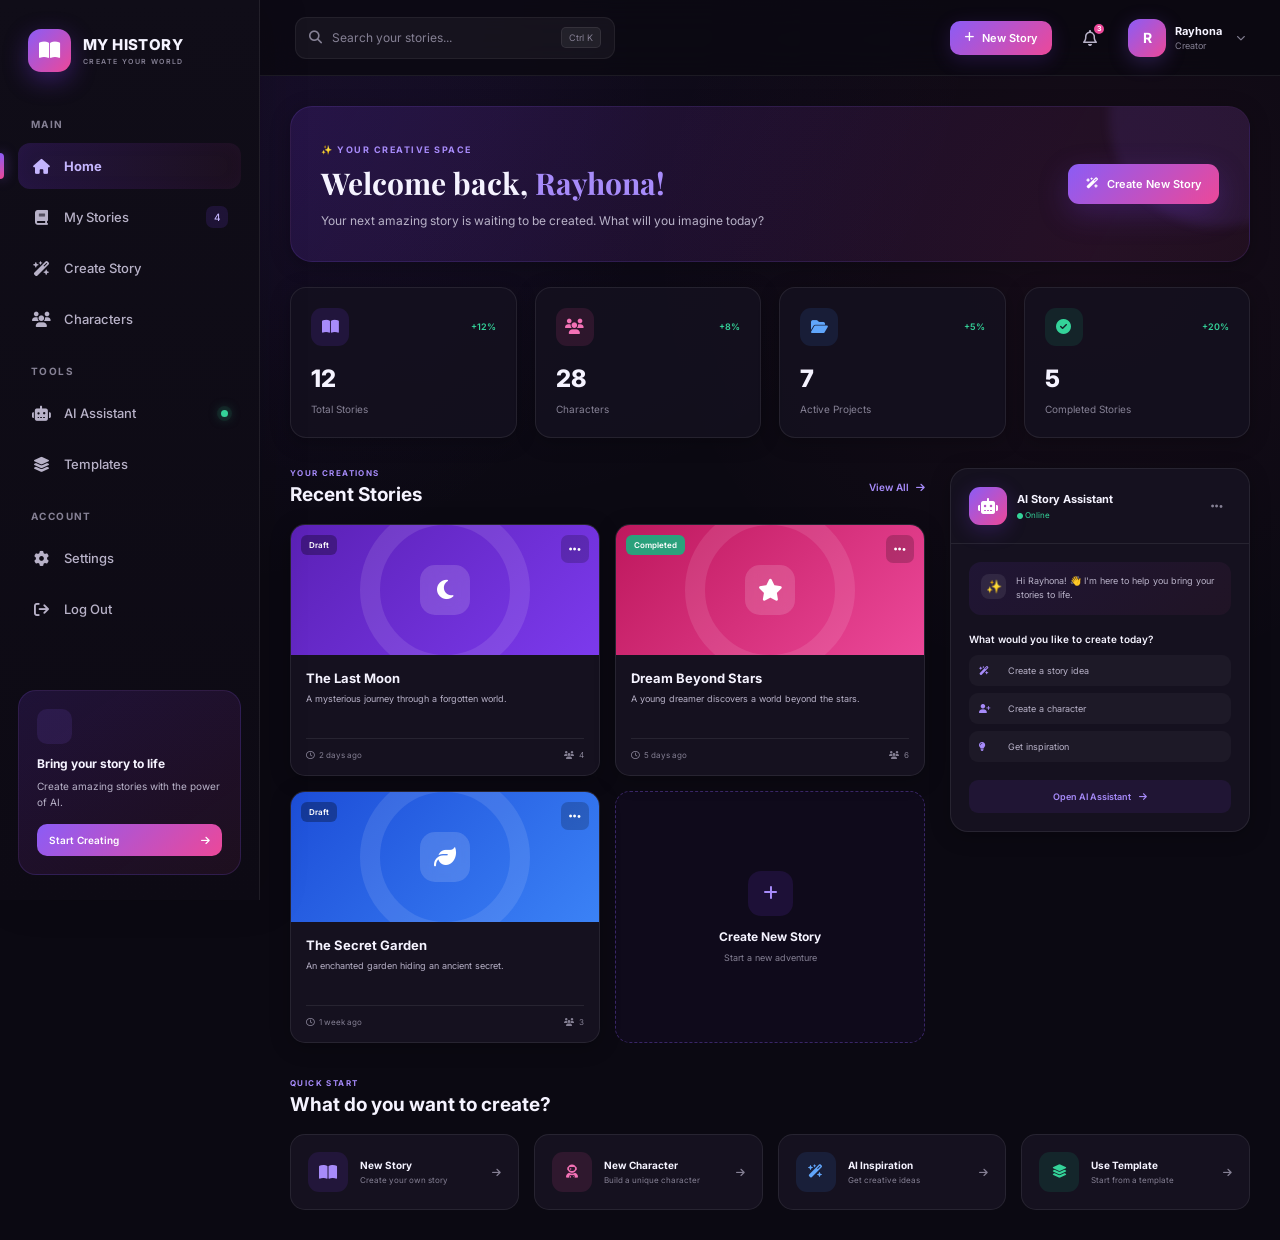
<file: dashboard.html>
<!DOCTYPE html>
<html lang="uz">

<head>

    <meta charset="UTF-8">

    <meta
        name="viewport"
        content="width=device-width, initial-scale=1.0"
    >

    <meta
        name="description"
        content="MY HISTORY — Create, manage and explore your own stories."
    >

    <title>MY HISTORY — Dashboard</title>


    <!-- Google Fonts -->

    <link
        rel="preconnect"
        href="https://fonts.googleapis.com"
    >

    <link
        rel="preconnect"
        href="https://fonts.gstatic.com"
        crossorigin
    >

    <link
        href="https://fonts.googleapis.com/css2?family=Inter:wght@400;500;600;700;800&family=Playfair+Display:wght@600;700&display=swap"
        rel="stylesheet"
    >


    <!-- Font Awesome -->

    <link
        rel="stylesheet"
        href="https://cdnjs.cloudflare.com/ajax/libs/font-awesome/6.5.2/css/all.min.css"
    >


    <!-- Dashboard CSS -->

    <link
        rel="stylesheet"
        href="assets/css/pages/dashboard.css"
    >

</head>


<body>


<!-- =====================================================
     DASHBOARD APP
===================================================== -->

<div class="dashboard-app">


    <!-- =================================================
         SIDEBAR
    ================================================== -->

    <aside
        class="dashboard-sidebar"
        id="dashboardSidebar"
    >


        <!-- Logo -->

        <a
            href="index.html"
            class="dashboard-logo"
        >

            <div class="dashboard-logo-icon">

                <i class="fa-solid fa-book-open"></i>

            </div>

            <div class="dashboard-logo-text">

                <strong>MY HISTORY</strong>

                <span>CREATE YOUR WORLD</span>

            </div>

        </a>


        <!-- Sidebar Navigation -->

        <nav class="dashboard-navigation">


            <div class="navigation-label">

                MAIN

            </div>


            <a
                href="dashboard.html"
                class="dashboard-nav-link active"
            >

                <i class="fa-solid fa-house"></i>

                <span>Home</span>

            </a>


            <a
                href="#"
                class="dashboard-nav-link"
                data-section="stories"
            >

                <i class="fa-solid fa-book"></i>

                <span>My Stories</span>

                <span class="nav-count">
                    4
                </span>

            </a>


            <a
                href="create-story.html"
                class="dashboard-nav-link"
            >

                <i class="fa-solid fa-wand-magic-sparkles"></i>

                <span>Create Story</span>

            </a>


            <a
                href="#"
                class="dashboard-nav-link"
                data-section="characters"
            >

                <i class="fa-solid fa-users"></i>

                <span>Characters</span>

            </a>


            <div class="navigation-label">

                TOOLS

            </div>


            <a
                href="#"
                class="dashboard-nav-link"
                data-section="ai"
            >

                <i class="fa-solid fa-robot"></i>

                <span>AI Assistant</span>

                <span class="ai-online-dot"></span>

            </a>


            <a
                href="#"
                class="dashboard-nav-link"
                data-section="templates"
            >

                <i class="fa-solid fa-layer-group"></i>

                <span>Templates</span>

            </a>


            <div class="navigation-label">

                ACCOUNT

            </div>


            <a
                href="#"
                class="dashboard-nav-link"
                data-section="settings"
            >

                <i class="fa-solid fa-gear"></i>

                <span>Settings</span>

            </a>


            <a
                href="index.html"
                class="dashboard-nav-link"
            >

                <i class="fa-solid fa-arrow-right-from-bracket"></i>

                <span>Log Out</span>

            </a>


        </nav>


        <!-- Sidebar Bottom -->

        <div class="sidebar-bottom-card">


            <div class="sidebar-bottom-icon">

                <i class="fa-solid fa-sparkles"></i>

            </div>


            <strong>

                Bring your story to life

            </strong>


            <p>

                Create amazing stories with the power of AI.

            </p>


            <a
                href="create-story.html"
                class="sidebar-create-button"
            >

                Start Creating

                <i class="fa-solid fa-arrow-right"></i>

            </a>


        </div>


    </aside>



    <!-- =================================================
         MAIN CONTENT
    ================================================== -->

    <main class="dashboard-main">


        <!-- =============================================
             TOPBAR
        ============================================== -->

        <header class="dashboard-topbar">


            <div class="topbar-left">


                <!-- Mobile Menu -->

                <button
                    class="mobile-menu-button"
                    id="mobileMenuButton"
                    aria-label="Open menu"
                >

                    <i class="fa-solid fa-bars"></i>

                </button>


                <!-- Search -->

                <div class="dashboard-search">

                    <i class="fa-solid fa-magnifying-glass"></i>

                    <input
                        type="search"
                        id="dashboardSearch"
                        placeholder="Search your stories..."
                    >

                    <span class="search-shortcut">

                        Ctrl K

                    </span>

                </div>


            </div>


            <div class="topbar-right">


                <!-- Create Button -->

                <a
                    href="create-story.html"
                    class="topbar-create-button"
                >

                    <i class="fa-solid fa-plus"></i>

                    <span>New Story</span>

                </a>


                <!-- Notification -->

                <button
                    class="notification-button"
                    id="notificationButton"
                    aria-label="Notifications"
                >

                    <i class="fa-regular fa-bell"></i>

                    <span class="notification-badge">

                        3

                    </span>

                </button>


                <!-- User -->

                <button
                    class="dashboard-user"
                    id="userMenuButton"
                >

                    <div class="dashboard-user-avatar">

                        R

                    </div>


                    <div class="dashboard-user-info">

                        <strong>

                            Rayhona

                        </strong>

                        <span>

                            Creator

                        </span>

                    </div>


                    <i class="fa-solid fa-chevron-down"></i>

                </button>


            </div>


        </header>



        <!-- =============================================
             PAGE CONTENT
        ============================================== -->

        <div class="dashboard-content">


            <!-- =========================================
                 WELCOME
            ========================================== -->

            <section class="dashboard-welcome">


                <div class="welcome-text">


                    <span class="welcome-label">

                        ✨ YOUR CREATIVE SPACE

                    </span>


                    <h1>

                        Welcome back,
                        <span>Rayhona!</span>

                    </h1>


                    <p>

                        Your next amazing story is waiting
                        to be created. What will you imagine today?

                    </p>


                </div>


                <a
                    href="create-story.html"
                    class="welcome-create-button"
                >

                    <i class="fa-solid fa-wand-magic-sparkles"></i>

                    Create New Story

                </a>


            </section>



            <!-- =========================================
                 STATISTICS
            ========================================== -->

            <section class="dashboard-statistics">


                <!-- Stories -->

                <div class="stat-card">


                    <div class="stat-card-top">

                        <div class="stat-icon purple">

                            <i class="fa-solid fa-book-open"></i>

                        </div>

                        <span class="stat-trend">

                            +12%

                        </span>

                    </div>


                    <strong class="stat-number">

                        12

                    </strong>


                    <span class="stat-label">

                        Total Stories

                    </span>


                </div>



                <!-- Characters -->

                <div class="stat-card">


                    <div class="stat-card-top">

                        <div class="stat-icon pink">

                            <i class="fa-solid fa-users"></i>

                        </div>

                        <span class="stat-trend">

                            +8%

                        </span>

                    </div>


                    <strong class="stat-number">

                        28

                    </strong>


                    <span class="stat-label">

                        Characters

                    </span>


                </div>



                <!-- Projects -->

                <div class="stat-card">


                    <div class="stat-card-top">

                        <div class="stat-icon blue">

                            <i class="fa-solid fa-folder-open"></i>

                        </div>

                        <span class="stat-trend">

                            +5%

                        </span>

                    </div>


                    <strong class="stat-number">

                        7

                    </strong>


                    <span class="stat-label">

                        Active Projects

                    </span>


                </div>



                <!-- Completed -->

                <div class="stat-card">


                    <div class="stat-card-top">

                        <div class="stat-icon green">

                            <i class="fa-solid fa-circle-check"></i>

                        </div>

                        <span class="stat-trend">

                            +20%

                        </span>

                    </div>


                    <strong class="stat-number">

                        5

                    </strong>


                    <span class="stat-label">

                        Completed Stories

                    </span>


                </div>


            </section>



            <!-- =========================================
                 DASHBOARD GRID
            ========================================== -->

            <div class="dashboard-grid">


                <!-- =====================================
                     RECENT STORIES
                ====================================== -->

                <section class="dashboard-section stories-section">


                    <div class="section-header">


                        <div>

                            <span class="section-label">

                                YOUR CREATIONS

                            </span>


                            <h2>

                                Recent Stories

                            </h2>

                        </div>


                        <a
                            href="#"
                            class="view-all-link"
                            data-section="stories"
                        >

                            View All

                            <i class="fa-solid fa-arrow-right"></i>

                        </a>


                    </div>



                    <!-- Stories -->

                    <div
                        class="stories-grid"
                        id="storiesGrid"
                    >


                        <!-- Story 1 -->

                        <article
                            class="story-card"
                            data-title="The Last Moon"
                        >


                            <div class="story-card-cover cover-purple">


                                <span class="story-status">

                                    Draft

                                </span>


                                <div class="story-cover-icon">

                                    <i class="fa-solid fa-moon"></i>

                                </div>


                                <button
                                    class="story-menu-button"
                                    aria-label="Story menu"
                                >

                                    <i class="fa-solid fa-ellipsis"></i>

                                </button>


                            </div>


                            <div class="story-card-content">


                                <h3>

                                    The Last Moon

                                </h3>


                                <p>

                                    A mysterious journey
                                    through a forgotten world.

                                </p>


                                <div class="story-card-footer">


                                    <span>

                                        <i class="fa-regular fa-clock"></i>

                                        2 days ago

                                    </span>


                                    <span>

                                        <i class="fa-solid fa-users"></i>

                                        4

                                    </span>


                                </div>


                            </div>


                        </article>



                        <!-- Story 2 -->

                        <article
                            class="story-card"
                            data-title="Dream Beyond Stars"
                        >


                            <div class="story-card-cover cover-pink">


                                <span class="story-status completed">

                                    Completed

                                </span>


                                <div class="story-cover-icon">

                                    <i class="fa-solid fa-star"></i>

                                </div>


                                <button
                                    class="story-menu-button"
                                    aria-label="Story menu"
                                >

                                    <i class="fa-solid fa-ellipsis"></i>

                                </button>


                            </div>


                            <div class="story-card-content">


                                <h3>

                                    Dream Beyond Stars

                                </h3>


                                <p>

                                    A young dreamer discovers
                                    a world beyond the stars.

                                </p>


                                <div class="story-card-footer">


                                    <span>

                                        <i class="fa-regular fa-clock"></i>

                                        5 days ago

                                    </span>


                                    <span>

                                        <i class="fa-solid fa-users"></i>

                                        6

                                    </span>


                                </div>


                            </div>


                        </article>



                        <!-- Story 3 -->

                        <article
                            class="story-card"
                            data-title="The Secret Garden"
                        >


                            <div class="story-card-cover cover-blue">


                                <span class="story-status">

                                    Draft

                                </span>


                                <div class="story-cover-icon">

                                    <i class="fa-solid fa-leaf"></i>

                                </div>


                                <button
                                    class="story-menu-button"
                                    aria-label="Story menu"
                                >

                                    <i class="fa-solid fa-ellipsis"></i>

                                </button>


                            </div>


                            <div class="story-card-content">


                                <h3>

                                    The Secret Garden

                                </h3>


                                <p>

                                    An enchanted garden hiding
                                    an ancient secret.

                                </p>


                                <div class="story-card-footer">


                                    <span>

                                        <i class="fa-regular fa-clock"></i>

                                        1 week ago

                                    </span>


                                    <span>

                                        <i class="fa-solid fa-users"></i>

                                        3

                                    </span>


                                </div>


                            </div>


                        </article>



                        <!-- Create New Story -->

                        <a
                            href="create-story.html"
                            class="create-story-card"
                        >


                            <div class="create-story-card-icon">

                                <i class="fa-solid fa-plus"></i>

                            </div>


                            <strong>

                                Create New Story

                            </strong>


                            <span>

                                Start a new adventure

                            </span>


                        </a>


                    </div>


                </section>



                <!-- =====================================
                     AI ASSISTANT
                ====================================== -->

                <aside class="dashboard-ai-card">


                    <div class="ai-card-header">


                        <div class="ai-card-title">


                            <div class="ai-dashboard-icon">

                                <i class="fa-solid fa-robot"></i>

                            </div>


                            <div>

                                <strong>

                                    AI Story Assistant

                                </strong>


                                <span>

                                    <i class="fa-solid fa-circle"></i>

                                    Online

                                </span>

                            </div>


                        </div>


                        <button
                            class="ai-card-menu"
                        >

                            <i class="fa-solid fa-ellipsis"></i>

                        </button>


                    </div>



                    <div class="ai-card-body">


                        <div class="ai-welcome-message">


                            <div class="ai-mini-avatar">

                                ✨

                            </div>


                            <p>

                                Hi Rayhona! 👋
                                I'm here to help you bring
                                your stories to life.

                            </p>


                        </div>


                        <p class="ai-question">

                            What would you like to create today?

                        </p>


                        <div class="ai-quick-actions">


                            <button
                                class="ai-quick-action"
                                data-prompt="Help me create a fantasy story"
                            >

                                <i class="fa-solid fa-wand-magic-sparkles"></i>

                                Create a story idea

                            </button>


                            <button
                                class="ai-quick-action"
                                data-prompt="Help me create a character"
                            >

                                <i class="fa-solid fa-user-plus"></i>

                                Create a character

                            </button>


                            <button
                                class="ai-quick-action"
                                data-prompt="Give me a plot twist"
                            >

                                <i class="fa-solid fa-lightbulb"></i>

                                Get inspiration

                            </button>


                        </div>


                    </div>


                    <div class="ai-card-footer">


                        <a
                            href="#"
                            class="open-ai-button"
                            data-section="ai"
                        >

                            Open AI Assistant

                            <i class="fa-solid fa-arrow-right"></i>

                        </a>


                    </div>


                </aside>


            </div>



            <!-- =========================================
                 QUICK CREATE
            ========================================== -->

            <section class="quick-create-section">


                <div class="section-header">


                    <div>

                        <span class="section-label">

                            QUICK START

                        </span>


                        <h2>

                            What do you want to create?

                        </h2>

                    </div>

                </div>



                <div class="quick-create-grid">


                    <!-- Story -->

                    <a
                        href="create-story.html"
                        class="quick-create-card"
                    >


                        <div class="quick-create-icon purple">

                            <i class="fa-solid fa-book-open"></i>

                        </div>


                        <div>

                            <strong>

                                New Story

                            </strong>


                            <span>

                                Create your own story

                            </span>

                        </div>


                        <i class="fa-solid fa-arrow-right arrow-icon"></i>


                    </a>



                    <!-- Character -->

                    <button
                        class="quick-create-card"
                        data-section="characters"
                    >


                        <div class="quick-create-icon pink">

                            <i class="fa-solid fa-user-astronaut"></i>

                        </div>


                        <div>

                            <strong>

                                New Character

                            </strong>


                            <span>

                                Build a unique character

                            </span>

                        </div>


                        <i class="fa-solid fa-arrow-right arrow-icon"></i>


                    </button>



                    <!-- AI -->

                    <button
                        class="quick-create-card"
                        data-section="ai"
                    >


                        <div class="quick-create-icon blue">

                            <i class="fa-solid fa-wand-magic-sparkles"></i>

                        </div>


                        <div>

                            <strong>

                                AI Inspiration

                            </strong>


                            <span>

                                Get creative ideas

                            </span>

                        </div>


                        <i class="fa-solid fa-arrow-right arrow-icon"></i>


                    </button>



                    <!-- Template -->

                    <button
                        class="quick-create-card"
                        data-section="templates"
                    >


                        <div class="quick-create-icon green">

                            <i class="fa-solid fa-layer-group"></i>

                        </div>


                        <div>

                            <strong>

                                Use Template

                            </strong>


                            <span>

                                Start from a template

                            </span>

                        </div>


                        <i class="fa-solid fa-arrow-right arrow-icon"></i>


                    </button>


                </div>


            </section>



        </div>


        <!-- END DASHBOARD CONTENT -->


    </main>


</div>



<!-- =====================================================
     NOTIFICATION PANEL
===================================================== -->

<div
    class="notification-panel"
    id="notificationPanel"
>


    <div class="notification-panel-header">


        <strong>

            Notifications

        </strong>


        <button
            id="closeNotificationPanel"
        >

            <i class="fa-solid fa-xmark"></i>

        </button>


    </div>


    <div class="notification-list">


        <div class="notification-item">


            <div class="notification-item-icon purple">

                <i class="fa-solid fa-wand-magic-sparkles"></i>

            </div>


            <div>

                <strong>

                    Story idea generated

                </strong>


                <span>

                    Your AI assistant created a new idea.

                </span>


                <small>

                    10 minutes ago

                </small>

            </div>


        </div>



        <div class="notification-item">


            <div class="notification-item-icon green">

                <i class="fa-solid fa-circle-check"></i>

            </div>


            <div>

                <strong>

                    Story completed

                </strong>


                <span>

                    Dream Beyond Stars is complete.

                </span>


                <small>

                    Yesterday

                </small>

            </div>


        </div>



        <div class="notification-item">


            <div class="notification-item-icon pink">

                <i class="fa-solid fa-heart"></i>

            </div>


            <div>

                <strong>

                    Welcome to MY HISTORY

                </strong>


                <span>

                    Start creating your first story.

                </span>


                <small>

                    2 days ago

                </small>

            </div>


        </div>


    </div>


</div>



<!-- =====================================================
     USER MENU
===================================================== -->

<div
    class="user-dropdown"
    id="userDropdown"
>


    <div class="user-dropdown-header">


        <div class="dashboard-user-avatar large">

            R

        </div>


        <div>

            <strong>

                Rayhona

            </strong>


            <span>

                rayhona@example.com

            </span>

        </div>


    </div>


    <div class="user-dropdown-divider"></div>


    <a href="#">

        <i class="fa-regular fa-user"></i>

        My Profile

    </a>


    <a href="#">

        <i class="fa-solid fa-gear"></i>

        Settings

    </a>


    <div class="user-dropdown-divider"></div>


    <a
        href="index.html"
        class="logout-link"
    >

        <i class="fa-solid fa-arrow-right-from-bracket"></i>

        Log Out

    </a>


</div>



<!-- =====================================================
     OVERLAY
===================================================== -->

<div
    class="dashboard-overlay"
    id="dashboardOverlay"
></div>



<!-- =====================================================
     DASHBOARD JS
===================================================== -->

<script
    src="assets/js/dashboard.js"
></script>


</body>

</html>
</file>
<file: assets/css/pages/dashboard.css>
/* =========================================================
   MY HISTORY — DASHBOARD CSS
   Version: 2.0 — DARK PREMIUM THEME
========================================================= */


/* =========================================================
   1. ROOT VARIABLES
========================================================= */

:root {

    --primary: #8b5cf6;
    --primary-light: #a78bfa;
    --primary-dark: #7c3aed;

    --secondary: #ec4899;

    --blue: #60a5fa;
    --green: #34d399;
    --orange: #fbbf24;

    --dark: #08070d;
    --dark-2: #100d18;
    --dark-3: #171321;
    --dark-4: #1e192b;

    --text: #f5f3ff;
    --text-light: #b8b2c8;
    --text-muted: #858094;

    --white: #ffffff;

    --background: #0b0912;
    --card: #15111f;
    --card-hover: #1b1627;

    --border: rgba(255, 255, 255, 0.08);

    --sidebar-width: 260px;

    --topbar-height: 76px;

    --radius-sm: 10px;
    --radius-md: 16px;
    --radius-lg: 22px;

    --shadow-sm:
        0 4px 20px
        rgba(0, 0, 0, 0.25);

    --shadow-md:
        0 15px 45px
        rgba(0, 0, 0, 0.35);

    --shadow-purple:
        0 10px 35px
        rgba(124, 58, 237, 0.20);

    --transition:
        all 0.3s ease;

}


/* =========================================================
   2. RESET
========================================================= */

* {

    margin: 0;

    padding: 0;

    box-sizing: border-box;

}


html {

    scroll-behavior: smooth;

}


body {

    font-family: "Inter", sans-serif;

    background:
        radial-gradient(
            circle at 15% 10%,
            rgba(124, 58, 237, 0.08),
            transparent 30%
        ),
        radial-gradient(
            circle at 85% 20%,
            rgba(236, 72, 153, 0.05),
            transparent 30%
        ),
        var(--background);

    color: var(--text);

    min-height: 100vh;

    overflow-x: hidden;

}


a {

    text-decoration: none;

    color: inherit;

}


button,
input {

    font-family: inherit;

}


button {

    border: none;

    cursor: pointer;

}


ul {

    list-style: none;

}


/* =========================================================
   3. DASHBOARD APP
========================================================= */

.dashboard-app {

    display: flex;

    min-height: 100vh;

    width: 100%;

    background: transparent;

}


/* =========================================================
   4. SIDEBAR
========================================================= */

.dashboard-sidebar {

    position: fixed;

    left: 0;

    top: 0;

    width: var(--sidebar-width);

    height: 100vh;

    background:
        linear-gradient(
            180deg,
            #100d18,
            #0d0a14
        );

    border-right:
        1px solid
        var(--border);

    display: flex;

    flex-direction: column;

    z-index: 1000;

    padding: 25px 18px;

    transition: var(--transition);

    box-shadow:
        10px 0 40px
        rgba(0, 0, 0, 0.12);

}


/* =========================================================
   LOGO
========================================================= */

.dashboard-logo {

    display: flex;

    align-items: center;

    gap: 12px;

    padding:
        4px
        10px
        28px;

}


.dashboard-logo-icon {

    width: 43px;

    height: 43px;

    border-radius: 13px;

    display: flex;

    align-items: center;

    justify-content: center;

    color: var(--white);

    font-size: 19px;

    background:
        linear-gradient(
            135deg,
            var(--primary),
            var(--secondary)
        );

    box-shadow:
        0 8px 25px
        rgba(124, 58, 237, 0.35);

}


.dashboard-logo-text {

    display: flex;

    flex-direction: column;

    gap: 3px;

}


.dashboard-logo-text strong {

    font-size: 15px;

    font-weight: 800;

    letter-spacing: 0.4px;

    color: var(--text);

}


.dashboard-logo-text span {

    font-size: 7px;

    font-weight: 600;

    letter-spacing: 1.4px;

    color: var(--text-muted);

}


/* =========================================================
   NAVIGATION
========================================================= */

.dashboard-navigation {

    display: flex;

    flex-direction: column;

    gap: 5px;

}


.navigation-label {

    font-size: 10px;

    font-weight: 700;

    letter-spacing: 1.4px;

    color: var(--text-muted);

    padding:
        18px
        13px
        8px;

}


.dashboard-nav-link {

    position: relative;

    display: flex;

    align-items: center;

    gap: 13px;

    min-height: 46px;

    padding: 0 13px;

    border-radius: 12px;

    color: var(--text-light);

    font-size: 13px;

    font-weight: 500;

    transition: var(--transition);

}


.dashboard-nav-link i {

    width: 20px;

    text-align: center;

    font-size: 15px;

}


.dashboard-nav-link:hover {

    background:
        rgba(124, 58, 237, 0.10);

    color: var(--primary-light);

}


.dashboard-nav-link.active {

    color: #c4b5fd;

    background:
        linear-gradient(
            90deg,
            rgba(124, 58, 237, 0.18),
            rgba(236, 72, 153, 0.06)
        );

    font-weight: 700;

    box-shadow:
        inset 0 0 20px
        rgba(124, 58, 237, 0.04);

}


.dashboard-nav-link.active::before {

    content: "";

    position: absolute;

    left: -18px;

    top: 10px;

    width: 4px;

    height: 26px;

    border-radius:
        0
        5px
        5px
        0;

    background:
        linear-gradient(
            180deg,
            var(--primary),
            var(--secondary)
        );

    box-shadow:
        0 0 12px
        rgba(139, 92, 246, 0.6);

}


.nav-count {

    margin-left: auto;

    min-width: 22px;

    height: 22px;

    display: flex;

    align-items: center;

    justify-content: center;

    border-radius: 7px;

    font-size: 10px;

    color: #c4b5fd;

    background:
        rgba(124, 58, 237, 0.15);

}


.ai-online-dot {

    width: 7px;

    height: 7px;

    border-radius: 50%;

    margin-left: auto;

    background: var(--green);

    box-shadow:
        0 0 0 4px
        rgba(52, 211, 153, 0.08),
        0 0 12px
        rgba(52, 211, 153, 0.6);

}


/* =========================================================
   SIDEBAR BOTTOM CARD
========================================================= */

.sidebar-bottom-card {

    margin-top: auto;

    padding: 18px;

    border-radius: 18px;

    background:
        linear-gradient(
            145deg,
            rgba(124, 58, 237, 0.16),
            rgba(236, 72, 153, 0.08)
        );

    border:
        1px solid
        rgba(139, 92, 246, 0.16);

}


.sidebar-bottom-icon {

    width: 35px;

    height: 35px;

    display: flex;

    align-items: center;

    justify-content: center;

    border-radius: 10px;

    margin-bottom: 12px;

    color: var(--primary-light);

    background:
        rgba(139, 92, 246, 0.12);

}


.sidebar-bottom-card strong {

    display: block;

    font-size: 12px;

    margin-bottom: 7px;

    color: var(--text);

}


.sidebar-bottom-card p {

    font-size: 10px;

    line-height: 1.6;

    color: var(--text-light);

    margin-bottom: 14px;

}


.sidebar-create-button {

    display: flex;

    align-items: center;

    justify-content: space-between;

    padding: 10px 12px;

    border-radius: 10px;

    color: var(--white);

    background:
        linear-gradient(
            135deg,
            var(--primary),
            var(--secondary)
        );

    font-size: 10px;

    font-weight: 600;

    transition: var(--transition);

}


.sidebar-create-button:hover {

    transform: translateY(-2px);

    box-shadow:
        0 8px 25px
        rgba(124, 58, 237, 0.35);

}


/* =========================================================
   5. MAIN
========================================================= */

.dashboard-main {

    width:
        calc(
            100% -
            var(--sidebar-width)
        );

    margin-left:
        var(--sidebar-width);

    min-height: 100vh;

    background:
        radial-gradient(
            circle at 20% 0%,
            rgba(124, 58, 237, 0.06),
            transparent 35%
        );

}


/* =========================================================
   6. TOPBAR
========================================================= */

.dashboard-topbar {

    position: sticky;

    top: 0;

    z-index: 900;

    height:
        var(--topbar-height);

    display: flex;

    align-items: center;

    justify-content: space-between;

    padding: 0 35px;

    background:
        rgba(11, 9, 18, 0.82);

    backdrop-filter:
        blur(18px);

    border-bottom:
        1px solid
        rgba(255, 255, 255, 0.07);

}


.topbar-left,
.topbar-right {

    display: flex;

    align-items: center;

}


.topbar-right {

    gap: 18px;

}


/* =========================================================
   SEARCH
========================================================= */

.dashboard-search {

    width: 320px;

    height: 42px;

    display: flex;

    align-items: center;

    gap: 10px;

    padding: 0 13px;

    border-radius: 11px;

    background:
        rgba(255, 255, 255, 0.045);

    border:
        1px solid
        rgba(255, 255, 255, 0.06);

    transition: var(--transition);

}


.dashboard-search:focus-within {

    background:
        rgba(255, 255, 255, 0.07);

    border-color:
        rgba(139, 92, 246, 0.45);

    box-shadow:
        0 0 0 4px
        rgba(124, 58, 237, 0.08);

}


.dashboard-search > i {

    color: var(--text-muted);

    font-size: 13px;

}


.dashboard-search input {

    flex: 1;

    min-width: 0;

    border: none;

    outline: none;

    background: transparent;

    color: var(--text);

    font-size: 12px;

}


.dashboard-search input::placeholder {

    color: var(--text-muted);

}


.search-shortcut {

    padding: 4px 7px;

    border-radius: 5px;

    background:
        rgba(255, 255, 255, 0.06);

    color: var(--text-muted);

    font-size: 9px;

    border:
        1px solid
        rgba(255, 255, 255, 0.08);

}


/* =========================================================
   CREATE BUTTON
========================================================= */

.topbar-create-button {

    display: flex;

    align-items: center;

    gap: 8px;

    padding: 10px 15px;

    border-radius: 10px;

    color: var(--white);

    background:
        linear-gradient(
            135deg,
            var(--primary),
            var(--secondary)
        );

    font-size: 11px;

    font-weight: 600;

    transition: var(--transition);

    box-shadow:
        0 5px 20px
        rgba(124, 58, 237, 0.20);

}


.topbar-create-button:hover {

    transform: translateY(-2px);

    box-shadow:
        0 8px 25px
        rgba(124, 58, 237, 0.35);

}


/* =========================================================
   NOTIFICATION
========================================================= */

.notification-button {

    position: relative;

    width: 40px;

    height: 40px;

    border-radius: 10px;

    color: var(--text-light);

    background: transparent;

    font-size: 16px;

    transition: var(--transition);

}


.notification-button:hover {

    color: var(--primary-light);

    background:
        rgba(124, 58, 237, 0.10);

}


.notification-badge {

    position: absolute;

    top: 4px;

    right: 4px;

    min-width: 14px;

    height: 14px;

    display: flex;

    align-items: center;

    justify-content: center;

    border-radius: 50%;

    color: var(--white);

    background: var(--secondary);

    border:
        2px solid
        #0b0912;

    font-size: 7px;

    font-weight: 700;

}


/* =========================================================
   USER
========================================================= */

.dashboard-user {

    display: flex;

    align-items: center;

    gap: 9px;

    background: transparent;

    text-align: left;

}


.dashboard-user-avatar {

    width: 38px;

    height: 38px;

    display: flex;

    align-items: center;

    justify-content: center;

    border-radius: 12px;

    color: var(--white);

    background:
        linear-gradient(
            135deg,
            #8b5cf6,
            #ec4899
        );

    font-size: 14px;

    font-weight: 700;

    box-shadow:
        0 5px 20px
        rgba(139, 92, 246, 0.25);

}


.dashboard-user-info {

    display: flex;

    flex-direction: column;

    gap: 2px;

}


.dashboard-user-info strong {

    font-size: 11px;

    color: var(--text);

}


.dashboard-user-info span {

    color: var(--text-muted);

    font-size: 9px;

}


.dashboard-user > i {

    margin-left: 5px;

    color: var(--text-muted);

    font-size: 9px;

}


/* =========================================================
   MOBILE MENU
========================================================= */

.mobile-menu-button {

    display: none;

    width: 40px;

    height: 40px;

    margin-right: 12px;

    border-radius: 10px;

    color: var(--text);

    background:
        rgba(255, 255, 255, 0.06);

}


/* =========================================================
   7. CONTENT
========================================================= */

.dashboard-content {

    padding: 35px;

}


/* =========================================================
   WELCOME
========================================================= */

.dashboard-welcome {

    display: flex;

    align-items: center;

    justify-content: space-between;

    gap: 25px;

    padding: 30px;

    margin-bottom: 25px;

    border-radius: 22px;

    overflow: hidden;

    position: relative;

    background:
        linear-gradient(
            120deg,
            rgba(124, 58, 237, 0.16),
            rgba(236, 72, 153, 0.07)
        );

    border:
        1px solid
        rgba(139, 92, 246, 0.15);

    box-shadow:
        var(--shadow-sm);

}


.dashboard-welcome::after {

    content: "";

    position: absolute;

    width: 220px;

    height: 220px;

    right: -80px;

    top: -100px;

    border-radius: 50%;

    background:
        rgba(139, 92, 246, 0.10);

    filter:
        blur(5px);

}


.welcome-label {

    display: inline-block;

    margin-bottom: 10px;

    color: var(--primary-light);

    font-size: 9px;

    font-weight: 700;

    letter-spacing: 1.5px;

}


.welcome-text h1 {

    font-family:
        "Playfair Display",
        serif;

    font-size: 30px;

    line-height: 1.25;

    margin-bottom: 8px;

    color: var(--text);

}


.welcome-text h1 span {

    color: var(--primary-light);

}


.welcome-text p {

    max-width: 520px;

    color: var(--text-light);

    font-size: 12px;

    line-height: 1.7;

}


.welcome-create-button {

    position: relative;

    z-index: 2;

    display: flex;

    align-items: center;

    gap: 9px;

    white-space: nowrap;

    padding: 13px 18px;

    border-radius: 11px;

    color: var(--white);

    background:
        linear-gradient(
            135deg,
            var(--primary),
            var(--secondary)
        );

    font-size: 11px;

    font-weight: 600;

    box-shadow:
        0 10px 30px
        rgba(124, 58, 237, 0.25);

    transition: var(--transition);

}


.welcome-create-button:hover {

    transform:
        translateY(-3px);

    box-shadow:
        0 15px 35px
        rgba(124, 58, 237, 0.35);

}


/* =========================================================
   8. STATISTICS
========================================================= */

.dashboard-statistics {

    display: grid;

    grid-template-columns:
        repeat(4, 1fr);

    gap: 18px;

    margin-bottom: 30px;

}


.stat-card {

    padding: 20px;

    border-radius: 16px;

    background:
        rgba(21, 17, 31, 0.85);

    border:
        1px solid
        var(--border);

    box-shadow:
        var(--shadow-sm);

    transition:
        var(--transition);

}


.stat-card:hover {

    transform:
        translateY(-3px);

    background:
        var(--card-hover);

    border-color:
        rgba(139, 92, 246, 0.18);

    box-shadow:
        var(--shadow-purple);

}


.stat-card-top {

    display: flex;

    align-items: center;

    justify-content: space-between;

    margin-bottom: 18px;

}


.stat-icon {

    width: 38px;

    height: 38px;

    display: flex;

    align-items: center;

    justify-content: center;

    border-radius: 11px;

    font-size: 15px;

}


.stat-icon.purple {

    color: var(--primary-light);

    background:
        rgba(124, 58, 237, 0.14);

}


.stat-icon.pink {

    color: #f472b6;

    background:
        rgba(236, 72, 153, 0.12);

}


.stat-icon.blue {

    color: var(--blue);

    background:
        rgba(59, 130, 246, 0.12);

}


.stat-icon.green {

    color: var(--green);

    background:
        rgba(16, 185, 129, 0.12);

}


.stat-trend {

    color: var(--green);

    font-size: 9px;

    font-weight: 600;

}


.stat-number {

    display: block;

    margin-bottom: 4px;

    font-size: 24px;

    font-weight: 800;

    color: var(--text);

}


.stat-label {

    color: var(--text-muted);

    font-size: 10px;

}


/* =========================================================
   9. DASHBOARD GRID
========================================================= */

.dashboard-grid {

    display: grid;

    grid-template-columns:
        minmax(0, 1fr)
        300px;

    gap: 25px;

    align-items: start;

}


.dashboard-section,
.quick-create-section {

    min-width: 0;

}


.section-header {

    display: flex;

    align-items: center;

    justify-content: space-between;

    margin-bottom: 18px;

}


.section-label {

    display: block;

    margin-bottom: 5px;

    color: var(--primary-light);

    font-size: 8px;

    font-weight: 700;

    letter-spacing: 1.4px;

}


.section-header h2 {

    font-size: 19px;

    font-weight: 700;

    color: var(--text);

}


.view-all-link {

    display: flex;

    align-items: center;

    gap: 7px;

    color: var(--primary-light);

    font-size: 10px;

    font-weight: 600;

}


.view-all-link:hover {

    color: var(--secondary);

}


/* =========================================================
   10. STORIES GRID
========================================================= */

.stories-grid {

    display: grid;

    grid-template-columns:
        repeat(3, 1fr);

    gap: 15px;

}


/* =========================================================
   STORY CARD
========================================================= */

.story-card {

    overflow: hidden;

    border-radius: 15px;

    background:
        var(--card);

    border:
        1px solid
        var(--border);

    box-shadow:
        var(--shadow-sm);

    transition:
        var(--transition);

}


.story-card:hover {

    transform:
        translateY(-4px);

    background:
        var(--card-hover);

    border-color:
        rgba(139, 92, 246, 0.18);

    box-shadow:
        var(--shadow-purple);

}


.story-card-cover {

    position: relative;

    height: 130px;

    display: flex;

    align-items: center;

    justify-content: center;

    overflow: hidden;

}


.story-card-cover::before {

    content: "";

    position: absolute;

    width: 130px;

    height: 130px;

    border-radius: 50%;

    border:
        20px solid
        rgba(255, 255, 255, 0.10);

}


.cover-purple {

    background:
        linear-gradient(
            135deg,
            #5b21b6,
            #7c3aed
        );

}


.cover-pink {

    background:
        linear-gradient(
            135deg,
            #be185d,
            #ec4899
        );

}


.cover-blue {

    background:
        linear-gradient(
            135deg,
            #1d4ed8,
            #3b82f6
        );

}


.story-status {

    position: absolute;

    left: 10px;

    top: 10px;

    padding: 5px 8px;

    border-radius: 6px;

    color: var(--white);

    background:
        rgba(0, 0, 0, 0.30);

    backdrop-filter:
        blur(5px);

    font-size: 8px;

    font-weight: 600;

}


.story-status.completed {

    background:
        rgba(16, 185, 129, 0.85);

}


.story-cover-icon {

    position: relative;

    z-index: 1;

    width: 50px;

    height: 50px;

    display: flex;

    align-items: center;

    justify-content: center;

    border-radius: 15px;

    color: var(--white);

    background:
        rgba(255, 255, 255, 0.15);

    backdrop-filter:
        blur(8px);

    font-size: 22px;

}


.story-menu-button {

    position: absolute;

    right: 10px;

    top: 10px;

    width: 28px;

    height: 28px;

    border-radius: 7px;

    color: var(--white);

    background:
        rgba(0, 0, 0, 0.20);

}


.story-card-content {

    padding: 15px;

}


.story-card-content h3 {

    margin-bottom: 6px;

    font-size: 13px;

    color: var(--text);

}


.story-card-content p {

    min-height: 32px;

    color: var(--text-light);

    font-size: 9px;

    line-height: 1.6;

}


.story-card-footer {

    display: flex;

    align-items: center;

    justify-content: space-between;

    margin-top: 14px;

    padding-top: 11px;

    border-top:
        1px solid
        var(--border);

    color: var(--text-muted);

    font-size: 8px;

}


.story-card-footer span {

    display: flex;

    align-items: center;

    gap: 5px;

}


/* =========================================================
   CREATE STORY CARD
========================================================= */

.create-story-card {

    min-height: 220px;

    display: flex;

    flex-direction: column;

    align-items: center;

    justify-content: center;

    text-align: center;

    gap: 8px;

    padding: 20px;

    border-radius: 15px;

    border:
        1.5px dashed
        rgba(139, 92, 246, 0.35);

    background:
        rgba(124, 58, 237, 0.04);

    transition:
        var(--transition);

}


.create-story-card:hover {

    border-color:
        var(--primary);

    background:
        rgba(124, 58, 237, 0.09);

    transform:
        translateY(-3px);

}


.create-story-card-icon {

    width: 45px;

    height: 45px;

    display: flex;

    align-items: center;

    justify-content: center;

    margin-bottom: 5px;

    border-radius: 13px;

    color: var(--primary-light);

    background:
        rgba(124, 58, 237, 0.13);

}


.create-story-card strong {

    font-size: 12px;

    color: var(--text);

}


.create-story-card span {

    color: var(--text-muted);

    font-size: 9px;

}


/* =========================================================
   11. AI ASSISTANT CARD
========================================================= */

.dashboard-ai-card {

    overflow: hidden;

    border-radius: 18px;

    background:
        var(--card);

    border:
        1px solid
        var(--border);

    box-shadow:
        var(--shadow-sm);

}


.ai-card-header {

    display: flex;

    align-items: center;

    justify-content: space-between;

    padding: 18px;

    border-bottom:
        1px solid
        var(--border);

}


.ai-card-title {

    display: flex;

    align-items: center;

    gap: 10px;

}


.ai-dashboard-icon {

    width: 38px;

    height: 38px;

    display: flex;

    align-items: center;

    justify-content: center;

    border-radius: 11px;

    color: var(--white);

    background:
        linear-gradient(
            135deg,
            var(--primary),
            var(--secondary)
        );

    box-shadow:
        0 5px 20px
        rgba(124, 58, 237, 0.25);

}


.ai-card-title > div:last-child {

    display: flex;

    flex-direction: column;

    gap: 4px;

}


.ai-card-title strong {

    font-size: 11px;

    color: var(--text);

}


.ai-card-title span {

    color: var(--green);

    font-size: 8px;

}


.ai-card-title span i {

    font-size: 6px;

}


.ai-card-menu {

    width: 28px;

    height: 28px;

    color: var(--text-muted);

    background: transparent;

}


.ai-card-body {

    padding: 18px;

}


.ai-welcome-message {

    display: flex;

    align-items: flex-start;

    gap: 10px;

    padding: 12px;

    border-radius: 12px;

    background:
        linear-gradient(
            135deg,
            rgba(124, 58, 237, 0.10),
            rgba(236, 72, 153, 0.05)
        );

}


.ai-mini-avatar {

    width: 25px;

    height: 25px;

    flex-shrink: 0;

    display: flex;

    align-items: center;

    justify-content: center;

    border-radius: 8px;

    background:
        rgba(255, 255, 255, 0.08);

    font-size: 13px;

}


.ai-welcome-message p {

    color: var(--text-light);

    font-size: 9px;

    line-height: 1.6;

}


.ai-question {

    margin:
        18px
        0
        10px;

    font-size: 10px;

    font-weight: 600;

    color: var(--text);

}


.ai-quick-actions {

    display: flex;

    flex-direction: column;

    gap: 7px;

}


.ai-quick-action {

    display: flex;

    align-items: center;

    gap: 9px;

    width: 100%;

    padding: 10px;

    text-align: left;

    border-radius: 9px;

    color: var(--text-light);

    background:
        rgba(255, 255, 255, 0.035);

    font-size: 9px;

    transition:
        var(--transition);

}


.ai-quick-action i {

    width: 20px;

    color: var(--primary-light);

}


.ai-quick-action:hover {

    color: var(--primary-light);

    background:
        rgba(124, 58, 237, 0.10);

    transform:
        translateX(3px);

}


.ai-card-footer {

    padding:
        0
        18px
        18px;

}


.open-ai-button {

    display: flex;

    align-items: center;

    justify-content: center;

    gap: 8px;

    width: 100%;

    padding: 11px;

    border-radius: 9px;

    color: var(--primary-light);

    background:
        rgba(124, 58, 237, 0.10);

    font-size: 9px;

    font-weight: 600;

    transition:
        var(--transition);

}


.open-ai-button:hover {

    color: var(--white);

    background:
        var(--primary);

}


/* =========================================================
   12. QUICK CREATE
========================================================= */

.quick-create-section {

    margin-top: 35px;

}


.quick-create-grid {

    display: grid;

    grid-template-columns:
        repeat(4, 1fr);

    gap: 15px;

}


.quick-create-card {

    display: flex;

    align-items: center;

    gap: 12px;

    padding: 17px;

    text-align: left;

    border-radius: 15px;

    background:
        var(--card);

    border:
        1px solid
        var(--border);

    transition:
        var(--transition);

}


.quick-create-card:hover {

    transform:
        translateY(-3px);

    border-color:
        rgba(124, 58, 237, 0.25);

    background:
        var(--card-hover);

    box-shadow:
        var(--shadow-md);

}


.quick-create-icon {

    width: 40px;

    height: 40px;

    flex-shrink: 0;

    display: flex;

    align-items: center;

    justify-content: center;

    border-radius: 11px;

}


.quick-create-icon.purple {

    color: var(--primary-light);

    background:
        rgba(124, 58, 237, 0.13);

}


.quick-create-icon.pink {

    color: #f472b6;

    background:
        rgba(236, 72, 153, 0.12);

}


.quick-create-icon.blue {

    color: var(--blue);

    background:
        rgba(59, 130, 246, 0.12);

}


.quick-create-icon.green {

    color: var(--green);

    background:
        rgba(16, 185, 129, 0.12);

}


.quick-create-card > div:nth-child(2) {

    display: flex;

    flex-direction: column;

    gap: 4px;

}


.quick-create-card strong {

    font-size: 10px;

    color: var(--text);

}


.quick-create-card span {

    color: var(--text-muted);

    font-size: 8px;

}


.arrow-icon {

    margin-left: auto;

    color: var(--text-muted);

    font-size: 10px;

    transition:
        var(--transition);

}


.quick-create-card:hover .arrow-icon {

    color: var(--primary-light);

    transform:
        translateX(3px);

}


/* =========================================================
   13. NOTIFICATION PANEL
========================================================= */

.notification-panel {

    position: fixed;

    top: 70px;

    right: 30px;

    width: 340px;

    max-width:
        calc(
            100vw -
            30px
        );

    background:
        #15111f;

    border:
        1px solid
        var(--border);

    border-radius: 16px;

    box-shadow:
        0 20px 60px
        rgba(0, 0, 0, 0.45);

    z-index: 1500;

    opacity: 0;

    visibility: hidden;

    transform:
        translateY(-10px);

    transition:
        var(--transition);

}


.notification-panel.show {

    opacity: 1;

    visibility: visible;

    transform:
        translateY(0);

}


.notification-panel-header {

    display: flex;

    align-items: center;

    justify-content: space-between;

    padding: 17px;

    border-bottom:
        1px solid
        var(--border);

}


.notification-panel-header strong {

    font-size: 13px;

    color: var(--text);

}


.notification-panel-header button {

    width: 28px;

    height: 28px;

    border-radius: 7px;

    color: var(--text-muted);

    background: transparent;

}


.notification-list {

    max-height: 350px;

    overflow-y: auto;

}


.notification-item {

    display: flex;

    align-items: flex-start;

    gap: 12px;

    padding:
        15px
        17px;

    border-bottom:
        1px solid
        rgba(255, 255, 255, 0.05);

}


.notification-item-icon {

    width: 32px;

    height: 32px;

    flex-shrink: 0;

    display: flex;

    align-items: center;

    justify-content: center;

    border-radius: 9px;

    font-size: 12px;

}


.notification-item-icon.purple {

    color: var(--primary-light);

    background:
        rgba(124, 58, 237, 0.13);

}


.notification-item-icon.green {

    color: var(--green);

    background:
        rgba(16, 185, 129, 0.12);

}


.notification-item-icon.pink {

    color: #f472b6;

    background:
        rgba(236, 72, 153, 0.12);

}


.notification-item > div:last-child {

    display: flex;

    flex-direction: column;

    gap: 4px;

}


.notification-item strong {

    font-size: 10px;

    color: var(--text);

}


.notification-item span {

    color: var(--text-light);

    font-size: 9px;

    line-height: 1.5;

}


.notification-item small {

    color: var(--text-muted);

    font-size: 8px;

}


/* =========================================================
   14. USER DROPDOWN
========================================================= */

.user-dropdown {

    position: fixed;

    top: 67px;

    right: 30px;

    width: 230px;

    padding: 8px;

    border-radius: 14px;

    background:
        #15111f;

    border:
        1px solid
        var(--border);

    box-shadow:
        0 20px 50px
        rgba(0, 0, 0, 0.45);

    z-index: 1500;

    opacity: 0;

    visibility: hidden;

    transform:
        translateY(-8px);

    transition:
        var(--transition);

}


.user-dropdown.show {

    opacity: 1;

    visibility: visible;

    transform:
        translateY(0);

}


.user-dropdown-header {

    display: flex;

    align-items: center;

    gap: 10px;

    padding: 10px;

}


.dashboard-user-avatar.large {

    width: 35px;

    height: 35px;

    border-radius: 10px;

    font-size: 12px;

}


.user-dropdown-header > div:last-child {

    display: flex;

    flex-direction: column;

    gap: 3px;

}


.user-dropdown-header strong {

    font-size: 10px;

    color: var(--text);

}


.user-dropdown-header span {

    color: var(--text-muted);

    font-size: 8px;

}


.user-dropdown-divider {

    height: 1px;

    margin: 5px 0;

    background:
        var(--border);

}


.user-dropdown > a {

    display: flex;

    align-items: center;

    gap: 10px;

    padding: 10px;

    border-radius: 8px;

    color: var(--text-light);

    font-size: 10px;

    transition:
        var(--transition);

}


.user-dropdown > a i {

    width: 16px;

}


.user-dropdown > a:hover {

    color: var(--primary-light);

    background:
        rgba(124, 58, 237, 0.10);

}


.user-dropdown .logout-link:hover {

    color: #f87171;

    background:
        rgba(239, 68, 68, 0.08);

}


/* =========================================================
   15. OVERLAY
========================================================= */

.dashboard-overlay {

    position: fixed;

    inset: 0;

    z-index: 950;

    background:
        rgba(0, 0, 0, 0.60);

    backdrop-filter:
        blur(3px);

    opacity: 0;

    visibility: hidden;

    transition:
        var(--transition);

}


.dashboard-overlay.show {

    opacity: 1;

    visibility: visible;

}


/* =========================================================
   16. RESPONSIVE — 1400px
========================================================= */

@media
(max-width: 1400px) {


    .dashboard-content {

        padding: 30px;

    }


    .stories-grid {

        grid-template-columns:
            repeat(2, 1fr);

    }


    .create-story-card {

        min-height: 220px;

    }


}


/* =========================================================
   17. RESPONSIVE — 1200px
========================================================= */

@media
(max-width: 1200px) {


    .dashboard-grid {

        grid-template-columns:
            1fr;

    }


    .dashboard-ai-card {

        max-width: 100%;

    }


    .quick-create-grid {

        grid-template-columns:
            repeat(2, 1fr);

    }


    .dashboard-statistics {

        grid-template-columns:
            repeat(2, 1fr);

    }


}


/* =========================================================
   18. RESPONSIVE — 900px
========================================================= */

@media
(max-width: 900px) {


    :root {

        --sidebar-width: 240px;

    }


    .dashboard-sidebar {

        transform:
            translateX(-100%);

    }


    .dashboard-sidebar.open {

        transform:
            translateX(0);

        box-shadow:
            10px 0 40px
            rgba(0, 0, 0, 0.45);

    }


    .dashboard-main {

        width: 100%;

        margin-left: 0;

    }


    .mobile-menu-button {

        display: block;

    }


    .dashboard-topbar {

        padding: 0 20px;

    }


    .dashboard-search {

        width: 260px;

    }


}


/* =========================================================
   19. RESPONSIVE — 700px
========================================================= */

@media
(max-width: 700px) {


    .dashboard-content {

        padding:
            20px
            15px;

    }


    .dashboard-topbar {

        height: 65px;

        padding:
            0
            15px;

    }


    .dashboard-search {

        width: 200px;

    }


    .search-shortcut {

        display: none;

    }


    .dashboard-user-info,
    .dashboard-user > i {

        display: none;

    }


    .topbar-create-button span {

        display: none;

    }


    .topbar-create-button {

        width: 40px;

        height: 40px;

        justify-content: center;

        padding: 0;

    }


    .dashboard-welcome {

        flex-direction: column;

        align-items: flex-start;

        padding: 25px;

    }


    .welcome-text h1 {

        font-size: 25px;

    }


    .welcome-create-button {

        width: 100%;

        justify-content: center;

    }


    .stories-grid {

        grid-template-columns:
            1fr;

    }


}


/* =========================================================
   20. RESPONSIVE — 500px
========================================================= */

@media
(max-width: 500px) {


    .dashboard-search {

        width: 150px;

    }


    .dashboard-statistics {

        grid-template-columns:
            1fr 1fr;

        gap: 10px;

    }


    .stat-card {

        padding: 15px;

    }


    .stat-number {

        font-size: 21px;

    }


    .stat-icon {

        width: 34px;

        height: 34px;

    }


    .quick-create-grid {

        grid-template-columns:
            1fr;

    }


    .notification-panel {

        right: 15px;

        top: 65px;

    }


    .user-dropdown {

        right: 15px;

        top: 62px;

    }


}


/* =========================================================
   21. RESPONSIVE — 380px
========================================================= */

@media
(max-width: 380px) {


    .dashboard-search {

        width: 120px;

    }


    .dashboard-search input {

        font-size: 10px;

    }


    .dashboard-welcome {

        padding: 20px;

    }


    .welcome-text h1 {

        font-size: 22px;

    }


    .welcome-text p {

        font-size: 10px;

    }


    .dashboard-statistics {

        grid-template-columns:
            1fr;

    }


}


/* =========================================================
   22. SCROLLBAR
========================================================= */

::-webkit-scrollbar {

    width: 7px;

    height: 7px;

}


::-webkit-scrollbar-track {

    background:
        #100d18;

}


::-webkit-scrollbar-thumb {

    border-radius: 10px;

    background:
        #3a3348;

}


::-webkit-scrollbar-thumb:hover {

    background:
        #554a68;

}


/* =========================================================
   END OF DASHBOARD CSS
========================================================= */
</file>
